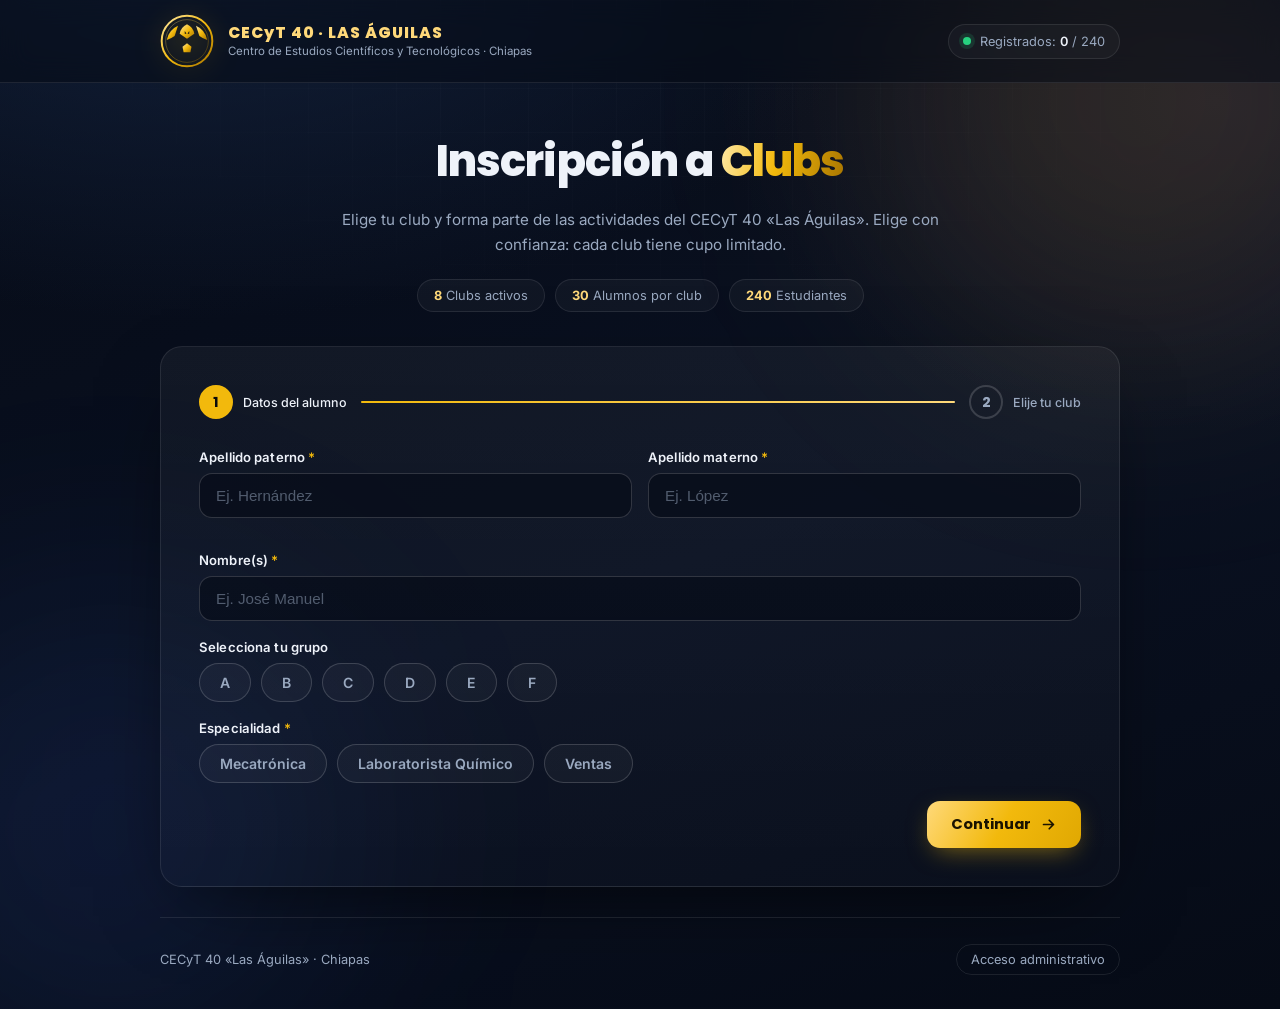
<file: index.html>
<!DOCTYPE html>
<html lang="es">
<head>
  <meta charset="UTF-8">
  <meta name="viewport" content="width=device-width, initial-scale=1.0">
  <title>Inscripción a Clubs · CECyT 40 «Las Águilas»</title>
  <link rel="preconnect" href="https://fonts.googleapis.com">
  <link rel="preconnect" href="https://fonts.gstatic.com" crossorigin>
  <link href="https://fonts.googleapis.com/css2?family=Poppins:wght@500;600;700;800&family=Inter:wght@400;500;600&display=swap" rel="stylesheet">
  <link rel="stylesheet" href="css/styles.css">
</head>
<body>
  <div class="bg-glow bg-glow-1"></div>
  <div class="bg-glow bg-glow-2"></div>
  <div class="bg-grid"></div>

  <header class="topbar">
    <div class="topbar-inner wrap">
      <a href="index.html" class="brand">
        <svg class="crest" viewBox="0 0 96 96" aria-hidden="true">
          <defs>
            <linearGradient id="oro" x1="0%" y1="0%" x2="100%" y2="100%">
              <stop offset="0%" stop-color="#ffe9a8"/>
              <stop offset="50%" stop-color="#f2b90c"/>
              <stop offset="100%" stop-color="#a87500"/>
            </linearGradient>
          </defs>
          <circle cx="48" cy="48" r="45" fill="none" stroke="url(#oro)" stroke-width="3.5"/>
          <circle cx="48" cy="48" r="38" fill="none" stroke="url(#oro)" stroke-width="1" opacity=".55"/>
          <path d="M12 46 Q16 28 32 21 L26 39 Q21 43 12 46 Z" fill="url(#oro)"/>
          <path d="M84 46 Q80 28 64 21 L70 39 Q75 43 84 46 Z" fill="url(#oro)"/>
          <path d="M48 18 Q59 23 61 35 L48 44 L35 35 Q37 23 48 18 Z" fill="url(#oro)"/>
          <path d="M44 30 L47 35 L44 35 Z" fill="#060b16"/>
          <path d="M52 30 L49 35 L52 35 Z" fill="#060b16"/>
          <polygon points="40,58 48,52 56,58 54,68 42,68" fill="url(#oro)"/>
        </svg>
        <div class="brand-text">
          <span class="brand-school">CECyT 40 · LAS ÁGUILAS</span>
          <span class="brand-sub">Centro de Estudios Científicos y Tecnológicos · Chiapas</span>
        </div>
      </a>
      <div class="live-count">
        <span class="live-dot"></span>
        <span>Registrados: <strong id="topCount">0</strong> / 240</span>
      </div>
    </div>
  </header>

  <main class="wrap main">
    <section class="hero">
      <h1 class="hero-title">Inscripción a <span class="gold">Clubs</span></h1>
      <p class="hero-sub">Elige tu club y forma parte de las actividades del CECyT 40 «Las Águilas». Elige con confianza: cada club tiene cupo limitado.</p>
      <div class="hero-stats">
        <div class="stat-chip"><strong>8</strong> Clubs activos</div>
        <div class="stat-chip"><strong>30</strong> Alumnos por club</div>
        <div class="stat-chip"><strong>240</strong> Estudiantes</div>
      </div>
    </section>

    <section class="card form-card" id="formCard" aria-live="polite">
      <div class="stepper">
        <div class="step done" id="stepDot1">
          <span class="step-num">1</span>
          <span class="step-label">Datos del alumno</span>
        </div>
        <div class="step-line"></div>
        <div class="step" id="stepDot2">
          <span class="step-num">2</span>
          <span class="step-label">Elije tu club</span>
        </div>
      </div>

      <div id="msgCapacidad" class="md-notice" hidden></div>
      <div id="msgError" class="md-error" hidden></div>

      <form id="paso1" novalidate>
        <div class="field-group">
          <div class="field">
            <label for="ap">Apellido paterno <em>*</em></label>
            <input type="text" id="ap" name="ap" autocomplete="family-name" placeholder="Ej. Hernández">
          </div>
          <div class="field">
            <label for="am">Apellido materno <em>*</em></label>
            <input type="text" id="am" name="am" autocomplete="family-name" placeholder="Ej. López">
          </div>
          <div class="field field-full">
            <label for="nombre">Nombre(s) <em>*</em></label>
            <input type="text" id="nombre" name="nombre" autocomplete="given-name" placeholder="Ej. José Manuel">
          </div>
        </div>

        <div class="field">
          <span class="field-title">Selecciona tu grupo</span>
          <div class="pill-group" id="grupoGroup">
            <button type="button" class="pill" data-value="A">A</button>
            <button type="button" class="pill" data-value="B">B</button>
            <button type="button" class="pill" data-value="C">C</button>
            <button type="button" class="pill" data-value="D">D</button>
            <button type="button" class="pill" data-value="E">E</button>
            <button type="button" class="pill" data-value="F">F</button>
          </div>
        </div>

        <div class="field">
          <span class="field-title">Especialidad <em>*</em></span>
          <div class="pill-group" id="especialidadGroup">
            <button type="button" class="pill" data-value="Mecatrónica">Mecatrónica</button>
            <button type="button" class="pill" data-value="Laboratorista Químico">Laboratorista Químico</button>
            <button type="button" class="pill" data-value="Ventas">Ventas</button>
          </div>
        </div>

        <div class="actions">
          <button type="submit" class="btn btn-gold" id="btnPaso2">Continuar
            <svg viewBox="0 0 24 24" fill="none" stroke="currentColor" stroke-width="2.4" stroke-linecap="round" stroke-linejoin="round"><path d="M5 12h14M13 6l6 6-6 6"/></svg>
          </button>
        </div>
      </form>

      <form id="paso2" hidden>
        <p id="saludoClub" class="sub-label"></p>
        <div class="club-grid" id="clubGrid"></div>
        <div class="actions actions-between">
          <button type="button" class="btn btn-ghost" id="btnAtras">
            <svg viewBox="0 0 24 24" fill="none" stroke="currentColor" stroke-width="2.4" stroke-linecap="round" stroke-linejoin="round"><path d="M19 12H5M11 6l-6 6 6 6"/></svg>
            Regresar
          </button>
          <button type="submit" class="btn btn-gold" id="btnEnviar">Confirmar inscripción
            <svg viewBox="0 0 24 24" fill="none" stroke="currentColor" stroke-width="2.4" stroke-linecap="round" stroke-linejoin="round"><path d="M5 12l14 0M13 6l6 6-6 6"/></svg>
          </button>
        </div>
      </form>

      <section id="confirmacion" class="confirm" hidden>
        <div class="confirm-badge">
          <svg viewBox="0 0 24 24" fill="none" stroke="currentColor" stroke-width="2.6" stroke-linecap="round" stroke-linejoin="round"><path d="M20 6L9 17l-5-5"/></svg>
        </div>
        <h2 class="confirm-title">¡Inscripción confirmada!</h2>
        <p class="confirm-sub">Bienvenido, <strong id="confNombre"></strong>. Tu club quedó registrado.</p>
        <div class="ticket" id="confTicket"></div>
        <p class="sync-note" id="syncEstado" hidden></p>
        <p class="confirm-note">El pase de inscripción se generó correctamente. Guarda tu folio por si lo necesitas.</p>
        <button type="button" class="btn btn-gold" id="btnOtro">Registrar a otro alumno</button>
      </section>
    </section>
  </main>

  <footer class="footer wrap">
    <p>CECyT 40 «Las Águilas» · Chiapas</p>
    <a href="admin.html" class="admin-link">Acceso administrativo</a>
  </footer>

  <script src="js/config.js"></script>
  <script src="js/form.js"></script>
</body>
</html>
</file>
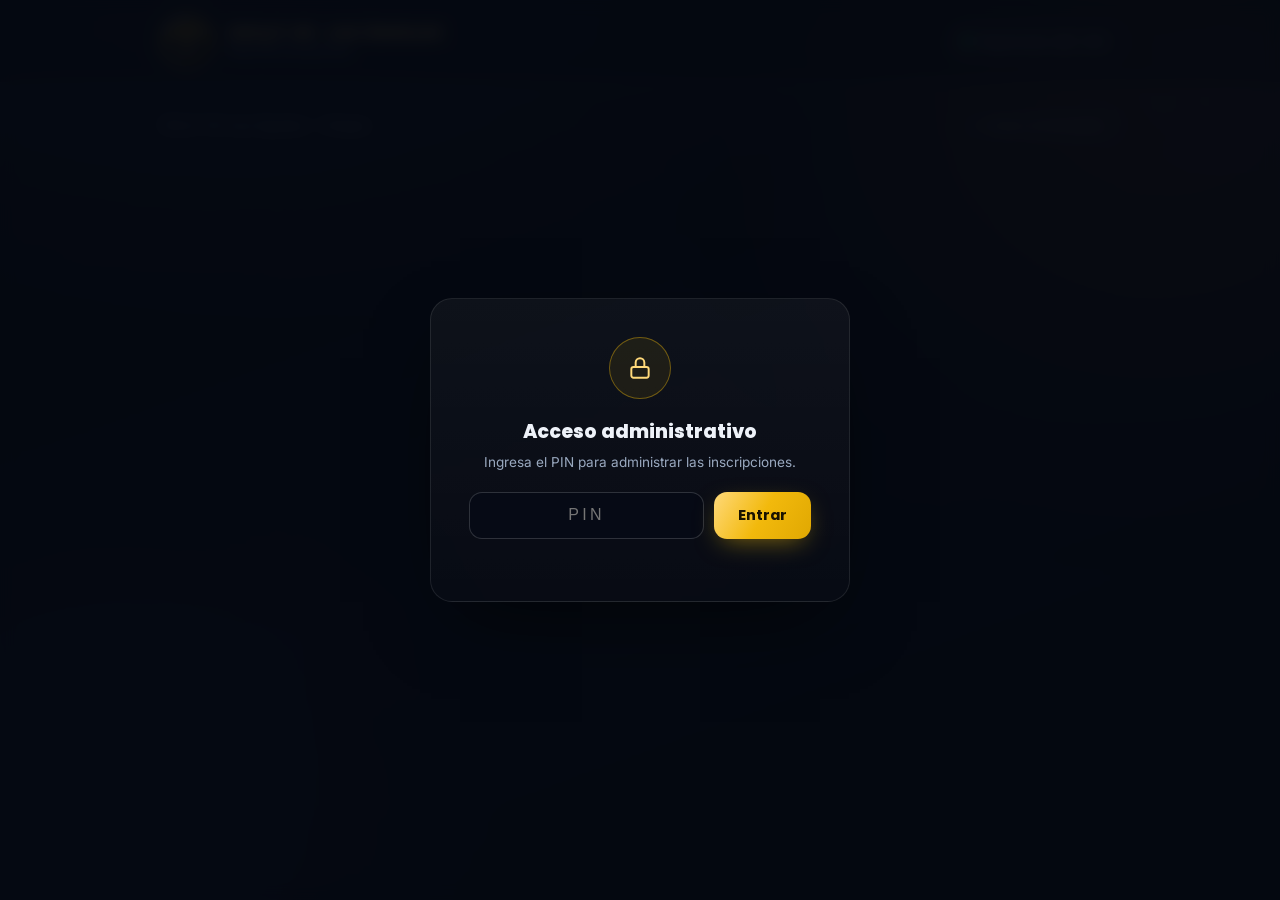
<file: admin.html>
<!DOCTYPE html>
<html lang="es">
<head>
  <meta charset="UTF-8">
  <meta name="viewport" content="width=device-width, initial-scale=1.0">
  <title>Panel · Inscripciones CECyT 40 «Las Águilas»</title>
  <link rel="preconnect" href="https://fonts.googleapis.com">
  <link rel="preconnect" href="https://fonts.gstatic.com" crossorigin>
  <link href="https://fonts.googleapis.com/css2?family=Poppins:wght@500;600;700;800&family=Inter:wght@400;500;600&display=swap" rel="stylesheet">
  <link rel="stylesheet" href="css/styles.css">
  <script src="https://cdn.sheetjs.com/xlsx-0.20.3/package/dist/xlsx.full.min.js"></script>
  <style>
    .admin-top { display: flex; align-items: center; justify-content: space-between; gap: 14px; flex-wrap: wrap; margin-bottom: 26px; }
    .st {
      margin-top: 38px; margin-bottom: 20px;
      font-family: "Poppins", sans-serif; font-weight: 700; font-size: clamp(1.3rem, 3vw, 1.7rem);
      display: flex; align-items: center; gap: 12px;
    }
    .st::after { content: ""; flex: 1; height: 1px; background: var(--line); }

    .stats-grid { display: grid; grid-template-columns: repeat(auto-fit, minmax(190px, 1fr)); gap: 14px; margin-bottom: 26px; }
    .stat-card {
      border: 1px solid var(--line); border-radius: 18px;
      background: rgba(255,255,255,.03);
      padding: 18px;
    }
    .stat-card .num { font-family: "Poppins", sans-serif; font-size: 1.9rem; font-weight: 800; letter-spacing: -.02em; }
    .stat-card .label { color: var(--muted); font-size: .8rem; margin-top: 4px; }
    .stat-card .bar { margin-top: 12px; height: 6px; border-radius: 6px; background: rgba(255,255,255,.07); overflow: hidden; }
    .stat-card .bar > span { display: block; height: 100%; background: linear-gradient(90deg, var(--gold-dark), var(--gold)); border-radius: 6px; }
    .stat-card.accent .num, .stat-card.accent svg { color: var(--gold-2); background: none; }
    .stat-card svg { width: 22px; height: 22px; color: var(--gold-2); margin-bottom: 8px; }

    .club-meter { border: 1px solid var(--line); border-radius: 18px; background: rgba(255,255,255,.028); padding: 20px; }
    .meter-row { padding: 11px 0; border-bottom: 1px solid rgba(255,255,255,.06); }
    .meter-row:last-child { border-bottom: none; }
    .meter-top { display: flex; justify-content: space-between; align-items: center; gap: 12px; font-size: .88rem; margin-bottom: 7px; }
    .meter-top b { font-weight: 600; }
    .meter-top .cnt { color: var(--muted); font-size: .78rem; white-space: nowrap; }
    .meter-top .cnt em { color: var(--gold-2); font-style: normal; font-weight: 600; }
    .meter-bar { height: 7px; border-radius: 7px; background: rgba(255,255,255,.07); overflow: hidden; }
    .meter-fill { height: 100%; border-radius: 7px; background: linear-gradient(90deg, var(--gold-dark), var(--gold)); transition: width .5s ease; }
    .meter-fill.warn { background: linear-gradient(90deg, #cc6d00, var(--gold)); }
    .meter-fill.full { background: linear-gradient(90deg, #b5444a, var(--red)); }

    .toolbar { display: flex; gap: 12px; flex-wrap: wrap; margin-bottom: 16px; align-items: center; }
    .search input {
      padding: 11px 15px; font-size: .9rem; color: var(--text);
      background: rgba(6,11,22,.6); border: 1px solid var(--line-strong); border-radius: 12px; outline: none;
      min-width: 230px; transition: border-color .2s ease, box-shadow .2s ease;
    }
    .search input:focus { border-color: var(--gold); box-shadow: 0 0 0 4px rgba(242,185,12,.12); }
    select {
      padding: 11px 14px; font-size: .9rem; color: var(--text);
      background: rgba(6,11,22,.6); border: 1px solid var(--line-strong); border-radius: 12px; outline: none;
    }
    select:focus { border-color: var(--gold); }
    select option { background: #0c1424; color: var(--text); }

    .btn-sm { padding: 11px 16px; font-size: .82rem; border-radius: 11px; }
    .btn-outline { color: var(--text); background: rgba(255,255,255,.04); border: 1px solid var(--line-strong); }
    .btn-outline:hover { border-color: var(--gold); color: var(--gold-2); background: rgba(242,185,12,.06); }
    .btn-danger { color: #ffb3b5; background: rgba(255,90,95,.08); border: 1px solid rgba(255,90,95,.35); }
    .btn-danger:hover { background: rgba(255,90,95,.16); }
    .spacer { flex: 1; }

    .table-wrap { overflow-x: auto; border: 1px solid var(--line); border-radius: 18px; background: rgba(255,255,255,.02); }
    table { width: 100%; border-collapse: collapse; font-size: .85rem; min-width: 760px; }
    thead th {
      text-align: left; padding: 13px 16px; font-size: .72rem; text-transform: uppercase; letter-spacing: .06em;
      color: var(--muted); border-bottom: 1px solid var(--line-strong); background: rgba(255,255,255,.03);
    }
    tbody td { padding: 12px 16px; border-bottom: 1px solid rgba(255,255,255,.05); vertical-align: middle; }
    tbody tr:last-child td { border-bottom: none; }
    tbody tr:hover { background: rgba(255,255,255,.025); }
    .td-club { font-weight: 600; color: var(--gold-2); }
    .td-muted { color: var(--muted); }
    .chip {
      display: inline-block; font-size: .72rem; font-weight: 600; padding: 4px 10px; border-radius: 999px;
      background: rgba(255,255,255,.06); border: 1px solid var(--line-strong);
    }
    .btn-del { background: none; border: none; color: var(--muted); cursor: pointer; font-size: .95rem; padding: 6px; border-radius: 8px; transition: all .18s ease; }
    .btn-del:hover { color: var(--red); background: rgba(255,90,95,.1); }

    .empty { padding: 40px; text-align: center; color: var(--muted); font-size: .9rem; }
    .empty svg { width: 30px; height: 30px; margin: 0 auto 10px; display: block; opacity: .5; }

    /* PIN overlay */
    .pin-overlay {
      position: fixed; inset: 0; z-index: 50;
      display: grid; place-items: center;
      background: rgba(5, 8, 16, .9); backdrop-filter: blur(8px);
      padding: 20px;
    }
    .pin-card { width: min(420px, 100%); text-align: center; }
    .pin-lock { width: 62px; height: 62px; margin: 0 auto 18px; border-radius: 50%; display: grid; place-items: center; color: var(--gold-2); border: 1px solid rgba(242,185,12,.4); background: rgba(242,185,12,.08); }
    .pin-lock svg { width: 26px; height: 26px; }
    .pin-title { font-family: "Poppins", sans-serif; font-weight: 800; font-size: 1.2rem; }
    .pin-sub { color: var(--muted); font-size: .85rem; margin: 8px auto 22px; }
    .pin-input-row { display: flex; gap: 10px; }
    .pin-input-row input {
      flex: 1; padding: 13px 16px; font-size: 1rem; letter-spacing: .2em; text-align: center; color: var(--text);
      background: rgba(6,11,22,.7); border: 1px solid var(--line-strong); border-radius: 13px; outline: none;
    }
    .pin-input-row input:focus { border-color: var(--gold); box-shadow: 0 0 0 4px rgba(242,185,12,.12); }
    .pin-err { color: var(--red); font-size: .8rem; margin-top: 12px; min-height: 1em; }
    .shake { animation: shake .4s ease; }
    @keyframes shake { 0%,100%{transform:translateX(0)} 25%{transform:translateX(-8px)} 75%{transform:translateX(8px)} }

    @media (max-width: 640px) {
      .toolbar .spacer { display: none; }
      .toolbar { align-items: stretch; }
      .search { flex: 1 1 100%; }
      .search input { width: 100%; min-width: 0; }
    }
  </style>
</head>
<body>
  <div class="bg-glow bg-glow-1"></div>
  <div class="bg-glow bg-glow-2"></div>
  <div class="bg-grid"></div>

  <header class="topbar">
    <div class="topbar-inner wrap">
      <a href="index.html" class="brand">
        <svg class="crest" viewBox="0 0 96 96" aria-hidden="true">
          <defs>
            <linearGradient id="oro" x1="0%" y1="0%" x2="100%" y2="100%">
              <stop offset="0%" stop-color="#ffe9a8"/>
              <stop offset="50%" stop-color="#f2b90c"/>
              <stop offset="100%" stop-color="#a87500"/>
            </linearGradient>
          </defs>
          <circle cx="48" cy="48" r="45" fill="none" stroke="url(#oro)" stroke-width="3.5"/>
          <circle cx="48" cy="48" r="38" fill="none" stroke="url(#oro)" stroke-width="1" opacity=".55"/>
          <path d="M12 46 Q16 28 32 21 L26 39 Q21 43 12 46 Z" fill="url(#oro)"/>
          <path d="M84 46 Q80 28 64 21 L70 39 Q75 43 84 46 Z" fill="url(#oro)"/>
          <path d="M48 18 Q59 23 61 35 L48 44 L35 35 Q37 23 48 18 Z" fill="url(#oro)"/>
          <path d="M44 30 L47 35 L44 35 Z" fill="#060b16"/>
          <path d="M52 30 L49 35 L52 35 Z" fill="#060b16"/>
          <polygon points="40,58 48,52 56,58 54,68 42,68" fill="url(#oro)"/>
        </svg>
        <div class="brand-text">
          <span class="brand-school">CECyT 40 · LAS ÁGUILAS</span>
          <span class="brand-sub">Panel de inscripciones</span>
        </div>
      </a>
      <div class="live-count"><span class="live-dot"></span><span>Registrados: <strong id="topCount">0</strong> / 240</span></div>
    </div>
  </header>

  <main class="wrap main" id="panelMain">
    <div class="admin-top">
      <div>
        <h1 class="hero-title" style="text-align:left">Panel de <span class="gold">admisiones</span></h1>
        <p class="sub-label" style="margin-bottom:0">Consulta, administra y exporta las inscripciones de los clubs.</p>
      </div>
      <div class="pill-group">
        <button type="button" class="btn btn-gold btn-sm" id="btnExcel">Exportar Excel</button>
        <button type="button" class="btn btn-outline btn-sm" id="btnSheet" hidden>Abrir Google Sheet</button>
        <button type="button" class="btn btn-outline btn-sm" id="btnSync" hidden>Sincronizar</button>
        <button type="button" class="btn btn-outline btn-sm" id="btnBackup">Respaldo JSON</button>
        <button type="button" class="btn btn-outline btn-sm" id="btnRestore">Restaurar</button>
      </div>
    </div>

    <section class="stats-grid" id="statsGrid"></section>

    <section class="club-meter" id="clubMeter"></section>

    <h2 class="st">Registros <span id="rowCount" style="font-size:.9rem;color:var(--muted);font-family:Inter;font-weight:500"></span></h2>

    <div class="toolbar">
      <div class="search">
        <input type="text" id="busqueda" placeholder="Buscar por nombre, grupo o folio…">
      </div>
      <select id="filtroClub" aria-label="Filtrar por club">
        <option value="">Todos los clubs</option>
      </select>
      <button type="button" class="btn btn-outline btn-sm" id="btnClear">Vaciar registros</button>
    </div>

    <div class="table-wrap">
      <table id="tabla">
        <thead>
          <tr>
            <th>Folio</th>
            <th>Alumno</th>
            <th>Grupo</th>
            <th>Especialidad</th>
            <th>Club</th>
            <th>Fecha</th>
            <th></th>
          </tr>
        </thead>
        <tbody id="tbody"></tbody>
      </table>
      <div class="empty" id="emptyState" hidden>
        <svg viewBox="0 0 24 24" fill="none" stroke="currentColor" stroke-width="1.6" stroke-linecap="round" stroke-linejoin="round"><path d="M21 8l-9-5-9 5v8l9 5 9-5V8zM3 8l9 5 9-5M12 13v8"/></svg>
        Aún no hay registros. Las inscripciones aparecerán aquí automáticamente.
      </div>
    </div>
  </main>

  <footer class="footer wrap">
    <p>CECyT 40 «Las Águilas» · Chiapas</p>
    <a href="index.html" class="admin-link">← Volver al formulario</a>
  </footer>

  <div class="pin-overlay" id="pinOverlay">
    <div class="card pin-card">
      <div class="pin-lock">
        <svg viewBox="0 0 24 24" fill="none" stroke="currentColor" stroke-width="1.8" stroke-linecap="round" stroke-linejoin="round"><rect x="4" y="11" width="16" height="10" rx="2"/><path d="M8 11V7a4 4 0 0 1 8 0v4"/></svg>
      </div>
      <h2 class="pin-title">Acceso administrativo</h2>
      <p class="pin-sub">Ingresa el PIN para administrar las inscripciones.</p>
      <div class="pin-input-row">
        <input type="password" id="pinInput" placeholder="PIN" autocomplete="off" maxlength="20">
        <button type="button" class="btn btn-gold" id="btnPin">Entrar</button>
      </div>
      <div class="pin-err" id="pinErr"></div>
    </div>
  </div>

  <input type="file" id="fileRestore" accept="application/json" hidden>

  <script src="js/config.js"></script>
  <script src="js/admin.js"></script>
</body>
</html>
</file>
<file: css/styles.css>
:root {
  --bg: #060b16;
  --panel: #0c1424;
  --panel-2: #101a2e;
  --line: rgba(255, 255, 255, .09);
  --line-strong: rgba(255, 255, 255, .16);
  --gold: #f2b90c;
  --gold-2: #ffd97a;
  --gold-dark: #a87500;
  --text: #eef2f9;
  --muted: #9aa9c0;
  --green: #27d17f;
  --red: #ff5a5f;
  --radius: 22px;
  --shadow: 0 30px 80px -30px rgba(0, 0, 0, .7);
}

* { box-sizing: border-box; margin: 0; padding: 0; }

html { scroll-behavior: smooth; }

body {
  font-family: "Inter", system-ui, sans-serif;
  color: var(--text);
  background: radial-gradient(1200px 700px at 15% -10%, #14233f 0%, transparent 60%),
              radial-gradient(900px 600px at 95% 10%, #1a1a2e 0%, transparent 55%),
              linear-gradient(160deg, #060b16 0%, #0a1122 55%, #060b16 100%);
  min-height: 100vh;
  overflow-x: hidden;
  -webkit-font-smoothing: antialiased;
}

::selection { background: var(--gold); color: #0a0a0a; }

.bg-glow {
  position: fixed;
  border-radius: 50%;
  filter: blur(120px);
  z-index: 0;
  pointer-events: none;
}
.bg-glow-1 { width: 520px; height: 520px; background: rgba(242, 185, 12, .10); top: -160px; right: -120px; }
.bg-glow-2 { width: 460px; height: 460px; background: rgba(70, 120, 255, .09); bottom: -160px; left: -120px; }
.bg-grid {
  position: fixed;
  inset: 0;
  z-index: 0;
  pointer-events: none;
  background-image: linear-gradient(rgba(255,255,255,.025) 1px, transparent 1px),
                    linear-gradient(90deg, rgba(255,255,255,.025) 1px, transparent 1px);
  background-size: 44px 44px;
  mask-image: radial-gradient(ellipse 80% 60% at 50% 0%, #000 0%, transparent 70%);
}

.wrap { width: min(960px, 92vw); margin-inline: auto; }

/* ---------- Topbar ---------- */
.topbar {
  position: relative;
  z-index: 2;
  border-bottom: 1px solid var(--line);
  background: rgba(6, 11, 22, .55);
  backdrop-filter: blur(14px);
}
.topbar-inner { display: flex; align-items: center; justify-content: space-between; gap: 18px; padding: 14px 0; }

.brand { display: flex; align-items: center; gap: 14px; text-decoration: none; }
.crest { width: 54px; height: 54px; flex: none; filter: drop-shadow(0 4px 14px rgba(242,185,12,.35)); }
.brand-text { display: flex; flex-direction: column; line-height: 1.15; }
.brand-school { font-family: "Poppins", sans-serif; font-weight: 800; font-size: .98rem; letter-spacing: .06em; color: var(--gold-2); }
.brand-sub { font-size: .72rem; color: var(--muted); margin-top: 3px; }

.live-count {
  display: flex; align-items: center; gap: 9px;
  font-size: .8rem; color: var(--muted);
  padding: 9px 14px;
  border: 1px solid var(--line);
  border-radius: 999px;
  background: rgba(255, 255, 255, .03);
  white-space: nowrap;
}
.live-count strong { color: var(--text); font-weight: 600; }
.live-dot { width: 8px; height: 8px; border-radius: 50%; background: var(--green); box-shadow: 0 0 0 4px rgba(39,209,127,.15); animation: pulse 2.2s ease-in-out infinite; }
@keyframes pulse { 0%,100% { opacity: 1; } 50% { opacity: .35; } }

/* ---------- Hero ---------- */
.main { position: relative; z-index: 1; padding: 46px 0 30px; }
.hero { text-align: center; margin-bottom: 34px; animation: fadeUp .6s ease both; }
.hero-title {
  font-family: "Poppins", sans-serif;
  font-weight: 800;
  font-size: clamp(1.7rem, 4.4vw, 2.7rem);
  letter-spacing: -.02em;
}
.gold {
  background: linear-gradient(100deg, #ffe9a8 0%, var(--gold) 45%, var(--gold-dark) 100%);
  -webkit-background-clip: text;
  background-clip: text;
  color: transparent;
}
.hero-sub { max-width: 620px; margin: 14px auto 0; color: var(--muted); font-size: .95rem; line-height: 1.65; }
.hero-stats { display: flex; flex-wrap: wrap; justify-content: center; gap: 10px; margin-top: 22px; }
.stat-chip {
  padding: 8px 16px;
  border: 1px solid var(--line);
  border-radius: 999px;
  background: rgba(255, 255, 255, .035);
  font-size: .8rem;
  color: var(--muted);
}
.stat-chip strong { color: var(--gold-2); font-weight: 700; }

@keyframes fadeUp { from { opacity: 0; transform: translateY(16px); } to { opacity: 1; transform: none; } }

/* ---------- Card ---------- */
.card {
  position: relative;
  background: linear-gradient(180deg, rgba(255,255,255,.045), rgba(255,255,255,.015));
  border: 1px solid var(--line);
  border-radius: var(--radius);
  box-shadow: var(--shadow);
  padding: clamp(20px, 4vw, 38px);
  animation: fadeUp .65s .08s ease both;
}

/* stepper */
.stepper { display: flex; align-items: center; gap: 14px; margin-bottom: 30px; }
.step { display: flex; align-items: center; gap: 10px; }
.step-num {
  width: 34px; height: 34px; flex: none;
  display: grid; place-items: center;
  border-radius: 50%;
  border: 2px solid var(--line-strong);
  color: var(--muted);
  font-family: "Poppins", sans-serif;
  font-weight: 700; font-size: .9rem;
  transition: all .3s ease;
}
.step-label { font-size: .78rem; color: var(--muted); font-weight: 500; transition: color .3s ease; }
.step.done .step-num { background: var(--gold); border-color: var(--gold); color: #0a0a0a; }
.step.done .step-label { color: var(--text); }
.step-line { flex: 1; height: 2px; background: var(--line-strong); position: relative; overflow: hidden; border-radius: 2px; }
.step-line::after {
  content: ""; position: absolute; inset: 0;
  background: linear-gradient(90deg, var(--gold), var(--gold-2));
  transform-origin: left;
  transition: transform .5s ease;
}
.step-line.fill::after { transform: scaleX(1); }
.step-line.empty::after { transform: scaleX(0); }

/* notices */
.md-notice, .md-error { padding: 13px 16px; border-radius: 14px; font-size: .86rem; margin-bottom: 18px; line-height: 1.5; }
.md-notice { border: 1px solid rgba(242,185,12,.35); background: rgba(242,185,12,.08); color: var(--gold-2); }
.md-error { border: 1px solid rgba(255,90,95,.35); background: rgba(255,90,95,.08); color: #ffb3b5; }

/* ---------- Fields ---------- */
.field-group { display: grid; grid-template-columns: 1fr 1fr; gap: 16px; }
.field { margin-bottom: 18px; }
.field-full { grid-column: 1 / -1; }
.field label, .field-title {
  display: block;
  font-size: .82rem;
  font-weight: 600;
  margin-bottom: 8px;
  letter-spacing: .01em;
}
.field label em, .field-title em { color: var(--gold); font-style: normal; }
.field-title + .pill-group { margin-top: 0; }

input[type="text"] {
  width: 100%;
  padding: 13px 16px;
  font-size: .95rem;
  color: var(--text);
  background: rgba(6, 11, 22, .6);
  border: 1px solid var(--line-strong);
  border-radius: 13px;
  outline: none;
  transition: border-color .2s ease, box-shadow .2s ease, background .2s ease;
}
input[type="text"]::placeholder { color: rgba(154, 169, 192, .5); }
input[type="text"]:focus {
  border-color: var(--gold);
  background: rgba(6, 11, 22, .85);
  box-shadow: 0 0 0 4px rgba(242, 185, 12, .12);
}

.pill-group { display: flex; flex-wrap: wrap; gap: 10px; }
.pill {
  padding: 10px 20px;
  font-family: inherit; font-size: .88rem; font-weight: 600;
  color: var(--muted);
  background: rgba(255, 255, 255, .035);
  border: 1px solid var(--line-strong);
  border-radius: 999px;
  cursor: pointer;
  transition: all .22s ease;
}
.pill:hover { border-color: rgba(242,185,12,.5); color: var(--text); transform: translateY(-1px); }
.pill.selected {
  background: linear-gradient(120deg, rgba(242,185,12,.18), rgba(242,185,12,.06));
  border-color: var(--gold);
  color: var(--gold-2);
  box-shadow: inset 0 0 0 1px rgba(242,185,12,.25);
}

/* ---------- Buttons ---------- */
.btn {
  display: inline-flex; align-items: center; justify-content: center; gap: 9px;
  padding: 13px 24px;
  font-family: "Poppins", sans-serif; font-size: .92rem; font-weight: 700;
  border-radius: 13px;
  border: none;
  cursor: pointer;
  transition: transform .18s ease, box-shadow .18s ease, background .18s ease, opacity .18s ease;
}
.btn svg { width: 17px; height: 17px; }
.btn-gold {
  color: #1a1300;
  background: linear-gradient(120deg, var(--gold-2) 0%, var(--gold) 50%, #e0a802 100%);
  box-shadow: 0 8px 26px -8px rgba(242, 185, 12, .55);
}
.btn-gold:hover { transform: translateY(-2px); box-shadow: 0 14px 34px -8px rgba(242, 185, 12, .7); }
.btn-gold:active { transform: translateY(0); }
.btn-gold:disabled { opacity: .45; cursor: not-allowed; transform: none; box-shadow: none; }
.btn .spinner {
  width: 17px; height: 17px;
  border: 2.5px solid rgba(26, 19, 0, .3);
  border-top-color: #1a1300;
  border-radius: 50%;
  animation: spin .6s linear infinite;
  flex: none;
}
@keyframes spin { to { transform: rotate(360deg); } }
.btn-ghost {
  color: var(--muted);
  background: rgba(255, 255, 255, .04);
  border: 1px solid var(--line-strong);
}
.btn-ghost:hover { color: var(--text); border-color: var(--line-strong); background: rgba(255,255,255,.07); }
.btn-block { width: 100%; }

.actions { display: flex; justify-content: flex-end; margin-top: 8px; }
.actions-between { justify-content: space-between; gap: 12px; flex-wrap: wrap; }
.sub-label { color: var(--muted); font-size: .88rem; margin-bottom: 18px; line-height: 1.6; }
.sub-label strong { color: var(--gold-2); }

/* ---------- Club grid ---------- */
.club-grid { display: grid; grid-template-columns: repeat(auto-fill, minmax(250px, 1fr)); gap: 14px; margin-bottom: 22px; }

.club-option { position: relative; }
.club-option input {
  position: absolute; opacity: 0; width: 0; height: 0; pointer-events: none;
}
.club-card {
  height: 100%;
  display: flex; flex-direction: column;
  padding: 18px;
  border: 1.5px solid var(--line);
  border-radius: 16px;
  background: rgba(255, 255, 255, .028);
  cursor: pointer;
  transition: border-color .2s ease, background .2s ease, transform .2s ease, box-shadow .2s ease;
}
.club-card:hover { border-color: rgba(242, 185, 12, .45); transform: translateY(-2px); }
.club-option input:checked + .club-card {
  border-color: var(--gold);
  background: linear-gradient(160deg, rgba(242,185,12,.13), rgba(242,185,12,.03));
  box-shadow: 0 0 0 3px rgba(242, 185, 12, .12), 0 10px 26px -14px rgba(0,0,0,.6);
}
.club-option input:focus-visible + .club-card { outline: 2px solid var(--gold); outline-offset: 2px; }

.club-head { display: flex; align-items: flex-start; justify-content: space-between; gap: 10px; }
.club-name { font-family: "Poppins", sans-serif; font-weight: 700; font-size: 1rem; line-height: 1.3; }
.club-meta { display: block; margin-top: 8px; font-size: .78rem; color: var(--muted); line-height: 1.5; }
.club-meta svg { width: 13px; height: 13px; vertical-align: -2px; margin-right: 5px; opacity: .8; }
.check-pill {
  flex: none;
  width: 26px; height: 26px;
  display: grid; place-items: center;
  border: 2px solid var(--line-strong);
  border-radius: 50%;
  color: transparent;
  transition: all .2s ease;
}
.check-pill svg { width: 14px; height: 14px; }
.club-option input:checked + .club-card .check-pill { background: var(--gold); border-color: var(--gold); color: #0a0a0a; }

.cap { margin-top: 14px; }
.cap-row { display: flex; justify-content: space-between; font-size: .72rem; color: var(--muted); margin-bottom: 6px; }
.cap-row b { color: var(--text); font-weight: 600; }
.cap-bar { height: 6px; border-radius: 6px; background: rgba(255, 255, 255, .07); overflow: hidden; }
.cap-fill { height: 100%; border-radius: 6px; background: linear-gradient(90deg, var(--gold-dark), var(--gold)); transition: width .5s ease; }
.cap-fill.warn { background: linear-gradient(90deg, #cc6d00, var(--gold)); }
.cap-fill.full { background: linear-gradient(90deg, #b5444a, var(--red)); }

.club-option.full .club-card { cursor: not-allowed; border-style: dashed; border-color: rgba(255,255,255,.14); background: rgba(255,255,255,.015); opacity: .6; }
.club-option.full .club-card:hover { transform: none; border-color: rgba(255,255,255,.14); }
.club-option.full .cap-bar { background: rgba(255,90,95,.18); }
.club-option.full .cap-fill { background: var(--red); }
.tag-lleno { display: inline-block; font-size: .66rem; font-weight: 700; letter-spacing: .08em; color: var(--red); border: 1px solid rgba(255,90,95,.4); background: rgba(255,90,95,.1); padding: 3px 8px; border-radius: 999px; text-transform: uppercase; margin-top: 9px; }
.tag-casi { display: inline-block; font-size: .66rem; font-weight: 700; letter-spacing: .08em; color: var(--gold-2); border: 1px solid rgba(242,185,12,.4); background: rgba(242,185,12,.1); padding: 3px 8px; border-radius: 999px; text-transform: uppercase; margin-top: 9px; }

/* ---------- Confirm ---------- */
.confirm { text-align: center; animation: fadeUp .5s ease both; }
.confirm-badge {
  width: 78px; height: 78px; margin: 6px auto 18px;
  display: grid; place-items: center;
  border-radius: 50%;
  color: #0a1f12;
  background: radial-gradient(circle at 30% 30%, #5ef0a6, var(--green));
  box-shadow: 0 0 0 10px rgba(39, 209, 127, .12), 0 16px 40px -14px rgba(39,209,127,.5);
}
.confirm-badge svg { width: 36px; height: 36px; }
.confirm-title { font-family: "Poppins", sans-serif; font-weight: 800; font-size: 1.5rem; }
.confirm-sub { color: var(--muted); margin-top: 8px; font-size: .95rem; }
.confirm-sub strong { color: var(--text); }
.confirm-note { color: var(--muted); font-size: .8rem; margin: 18px 0 22px; }
.sync-note {
  margin: 14px auto 0;
  max-width: 430px;
  font-size: .78rem;
  padding: 10px 14px;
  border-radius: 12px;
  border: 1px solid rgba(39, 209, 127, .35);
  background: rgba(39, 209, 127, .08);
  color: #7fe3b2;
}

.ticket {
  margin: 22px auto 0;
  max-width: 430px;
  border: 1px solid var(--line-strong);
  border-radius: 18px;
  background: rgba(6, 11, 22, .55);
  overflow: hidden;
  text-align: left;
  font-size: .86rem;
}
.ticket-head {
  display: flex; justify-content: space-between; align-items: center; gap: 10px;
  padding: 13px 18px;
  background: linear-gradient(120deg, rgba(242,185,12,.16), rgba(242,185,12,.04));
  border-bottom: 1px dashed var(--line-strong);
  font-family: "Poppins", sans-serif; font-weight: 700; font-size: .82rem;
  color: var(--gold-2);
}
.ticket-body { padding: 4px 18px 12px; }
.t-row { display: flex; justify-content: space-between; gap: 14px; padding: 9px 0; border-bottom: 1px dashed rgba(255,255,255,.07); }
.t-row:last-child { border-bottom: none; }
.t-row span:first-child { color: var(--muted); }
.t-row span:last-child { font-weight: 600; text-align: right; }
.t-folio { font-family: "Poppins", sans-serif; font-weight: 700; color: var(--gold-2); letter-spacing: .04em; }

/* ---------- Footer ---------- */
.footer { position: relative; z-index: 1; display: flex; align-items: center; justify-content: space-between; gap: 12px; padding: 26px 0 34px; border-top: 1px solid var(--line); color: var(--muted); font-size: .8rem; flex-wrap: wrap; }
.admin-link { color: var(--muted); text-decoration: none; padding: 7px 14px; border: 1px solid var(--line); border-radius: 999px; transition: all .2s ease; }
.admin-link:hover { color: var(--gold-2); border-color: var(--gold); }

/* ---------- Responsive ---------- */
@media (max-width: 680px) {
  .field-group { grid-template-columns: 1fr; }
  .topbar-inner { flex-direction: column; align-items: flex-start; }
  .actions-between { flex-direction: column-reverse; }
  .actions-between .btn { width: 100%; }
  .pill { flex: 1; text-align: center; }
}
@media (prefers-reduced-motion: reduce) {
  *, *::before, *::after { animation: none !important; transition: none !important; }
}
</file>
